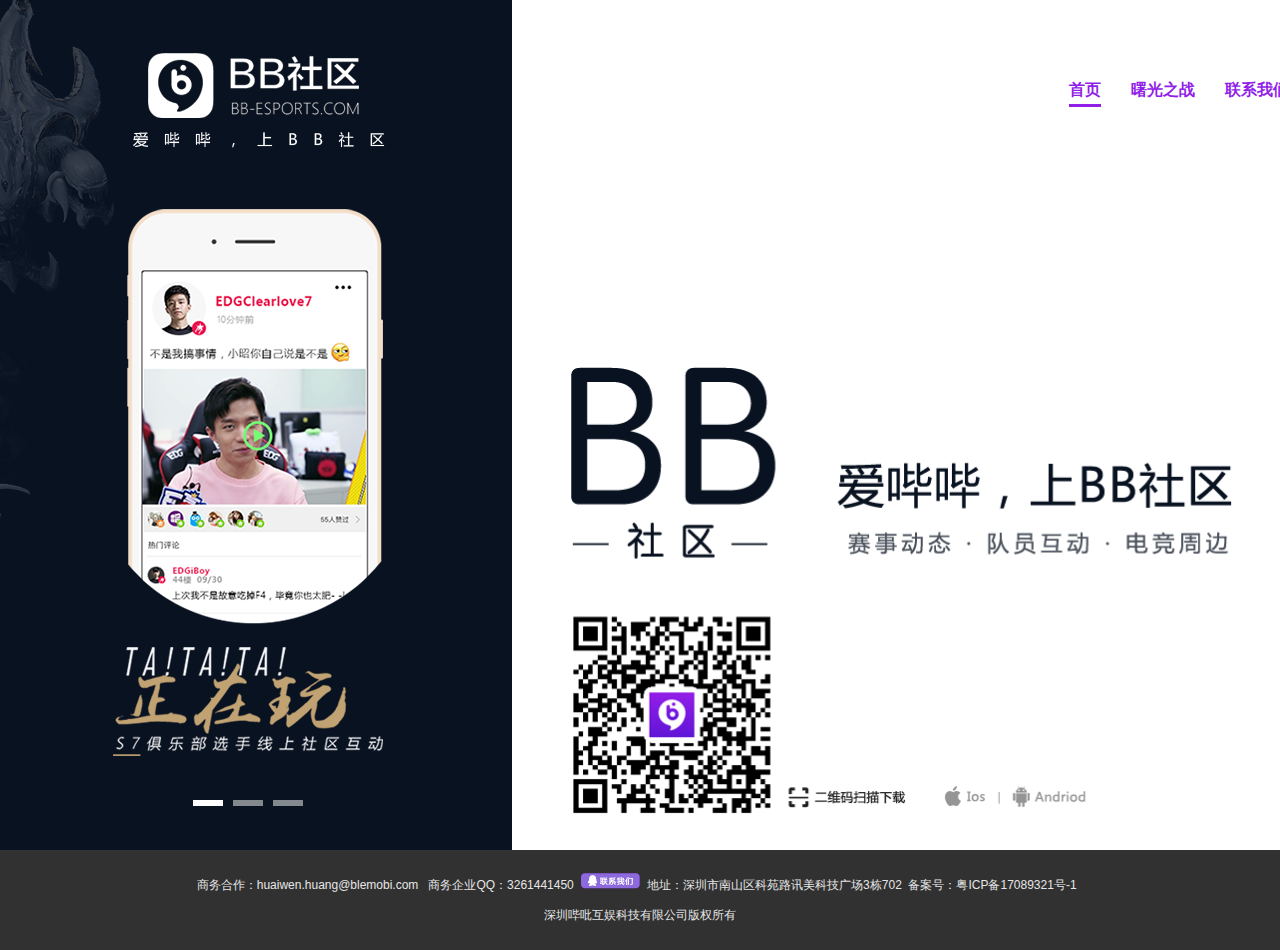
<file: project-demo/bb-website/index.html>
<!DOCTYPE html>
<html lang="en">
<head>
    <!--git测试-->
    <!--我是master分支-->
    <!--我是dev分支-->
    <meta charset="UTF-8" />
    <meta name="viewport" content="width=device-width, initial-scale=1.0, maximum-scale=1.0,minimum-scale=1.0, user-scalable=no">
    <meta http-equiv="X-UA-Compatible" content="IE=edge,chrome=1" />
    <meta name="keywords" content="BB官网、BB官方网站、BB电竞、BB电竞社区APP、BB下载、
    BB安卓下载、BB iOS下载、电竞APP、网红、直播平台、英雄联盟、职业选手、EDG官网、IM官网、电竞俱乐部" />
    <meta name="description" content="BB，聚焦一线电竞圈红人和庞大游戏粉丝团，致力为企业和个人提供全套服务方案的泛电竞社区APP">
    <title>BB社区-赛事动态-队员互动-电竞周边</title>
    <script src="./js/Device.js"></script>
    <link rel="icon" href="dist/image/favicon.ico" sizes="16x16" type="image/icon">
    <link rel="stylesheet" type="text/css" href="css/common.css">
    <link rel="stylesheet" type="text/css" href="css/style.css">
<script>
var _hmt = _hmt || [];
(function() {
  var hm = document.createElement("script");
  hm.src = "https://hm.baidu.com/hm.js?8429e1e66aa79285c271be3241b5afe3";
  var s = document.getElementsByTagName("script")[0];
  s.parentNode.insertBefore(hm, s);
})();
</script>
    <script type="text/javascript">
    //   if(device.mobile()){
    //     window.location = 'http://m.bb-app.cn';  //判断手机跳转手机站
    // }
    </script>
    <style type="text/css">
      .nav{
        padding-top:70px;
        padding-left:542px;
      }
      .nav ul{
        overflow:hidden;
        width:290px;
      }
      .nav ul>li{
        float:left;
      }
      .nav li a{
        color:rgb(146, 31, 232);
        font-weight:bold;
    }
    .nav li.cur{
      border-bottom:3px solid rgb(146, 31, 232);
  }
    </style>
</head>
<body>
    <div class="content">
        <div class="content-left">
            <div class="position">
                <div class="header-left">

                </div>
                <div class="box">
                  <div class="img">
                    <ul>
                      <li><a href="#"><img src="./img/1.png" /></a></li>
                      <li><a href="#"><img src="./img/2.png" /></a></li>
                      <li><a href="#"><img src="./img/3.png" /></a></li>
                      <!-- <li><a href="#"><img src="./img/tab4.png" /></a></li> -->
                    </ul>
                  </div>
                  <div class="ico"></div>
                    <ul id="tab-parts" class="slideBox-parts">
                        <li>
                           <img src="img/tab1-parts1.png" alt="" class="parts tab1-parts1" />
                           <img src="img/tab1-parts2.png" alt="" class="parts tab1-parts2" />
                           <img src="img/tab1-parts3.png" alt="" class="parts tab1-parts3" />
                       </li>
                       <li >
                           <img src="img/tab2-parts1.png" alt="" class="parts tab2-parts1" />
                           <img src="img/tab2-parts2.png" alt="" class="parts tab2-parts2" />

                       </li>
                       <li >
                           <img src="img/tab3-parts1.png" alt="" class="parts tab3-parts1" />
                           <img src="img/tab3-parts2.png" alt="" class="parts tab3-parts2" />
                       </li>
                       <li>
                           <img src="img/tab4-parts1.png" alt="" class="parts tab4-parts1" />
                           <img src="img/tab4-parts2.png" alt="" class="parts tab4-parts2" />
                       </li>
                       <li>
                           <img src="img/tab1-parts1.png" alt="" class="parts tab1-parts1" />
                           <img src="img/tab1-parts2.png" alt="" class="parts tab1-parts2" />
                       </li>
                    </ul>
                </div>
            </div>
        </div>
        <div class="content-right">
            <div class="nav">
                <ul class="">
                    <li class="cur"><a href="index.html">首页</a></li>
                    <li ><a href="sgzz.html">曙光之战</a></li>
                    <li ><a href="contact.html">联系我们</a></li>
                </ul>
            </div>
            <div class="qr">

            </div>


        </div>
    </div>
    <div class="footer">
        <div class="copyright">
           <p><span>商务合作：huaiwen.huang@blemobi.com </span>&nbsp;&nbsp;<span>商务企业QQ：3261441450</span>&nbsp;&nbsp;<a href="javascript:void(0)" class="qqIcon" onClick="PlayJsAdPopWin()"></a>&nbsp;&nbsp;地址：深圳市南山区科苑路讯美科技广场3栋702&nbsp;&nbsp;<span>备案号：粤ICP备17089321号-1</span>&nbsp;&nbsp;</p>
           <p style="text-align:center;line-height: 30px;">深圳哔吡互娱科技有限公司版权所有</p>
        </div>
    </div>
</body>
<script src="./js/jquery-1.7.1.min.js"  type="text/javascript"></script>
<script src="./js/mySlide.js" type="text/javascript"></script>
<script type="text/javascript">
    //调用qq
    function PlayJsAdPopWin() {
        window.location.href = 'tencent://message/?uin=3261441450&Site=迷雾科技&Menu=yes'
    };
    $(function(){
         $('.img').mySlider({
            imgBox: $('.img'),
            imgIco: $('.ico'),
            active: 'on',
            autoPlay: true,
            interval: 3000,
            speed: 500,
            direction: true
        });
    })

    var winH = $(window).height();
    var winW = $(window).width();
</script>
</html>
</file>
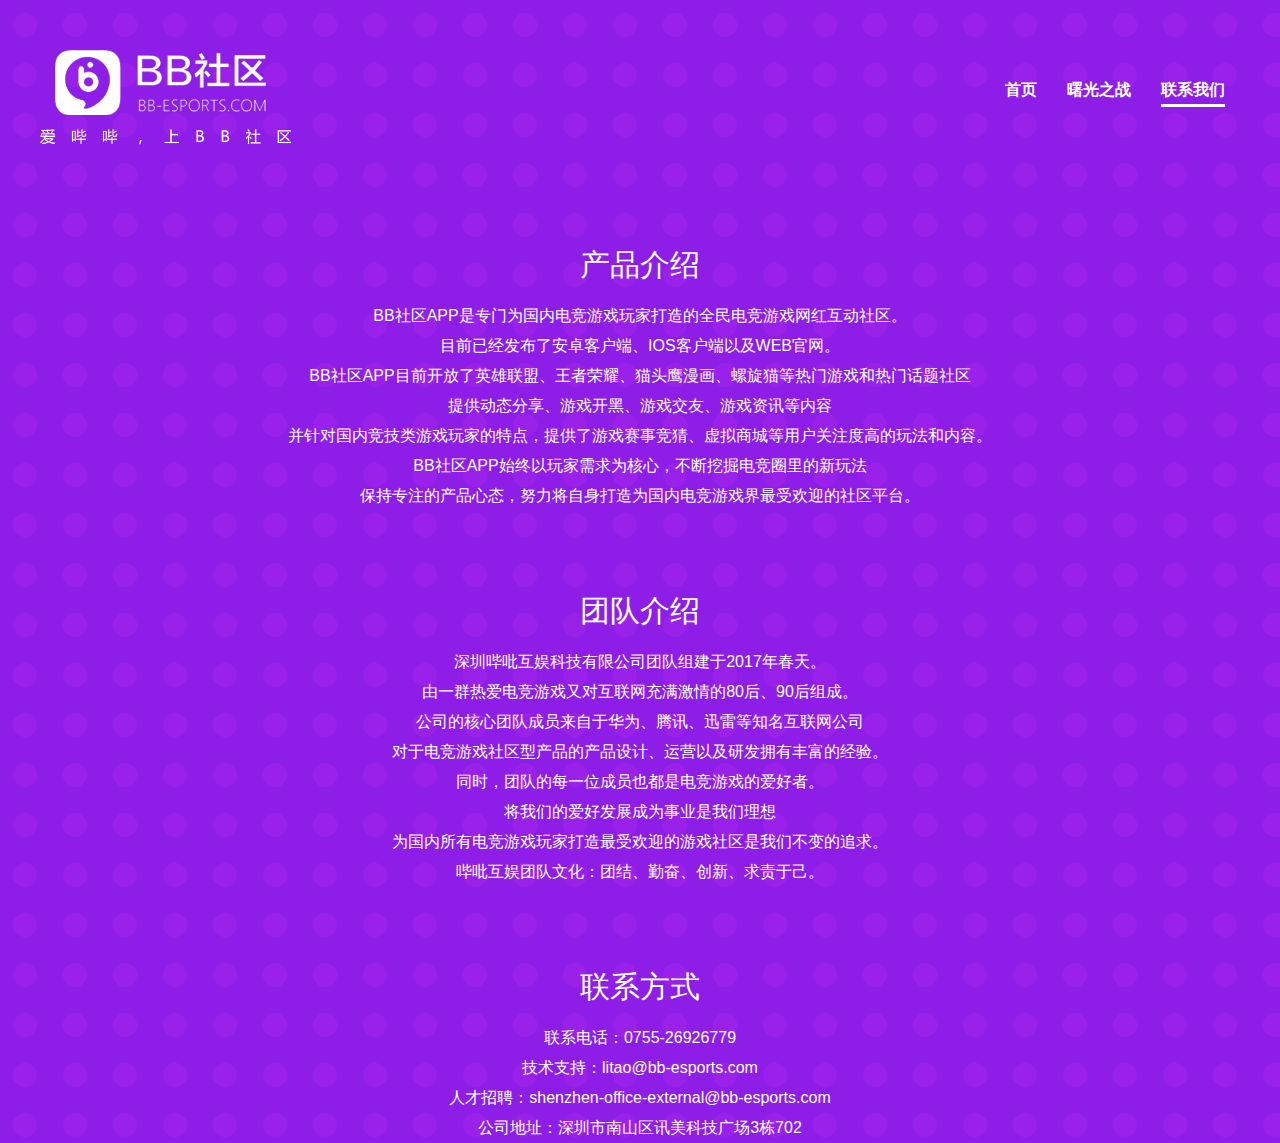
<file: project-demo/bb-website/contact.html>
<!DOCTYPE html>
<html lang="en">
<head>
    <meta charset="UTF-8" />
    <meta name="viewport" content="width=device-width, initial-scale=1.0, maximum-scale=1.0,minimum-scale=1.0, user-scalable=no">
    <meta http-equiv="X-UA-Compatible" content="IE=edge,chrome=1" />
    <meta name="keywords" content="BB官网、BB官方网站、BB电竞、BB电竞社交APP、BB下载、
    BB安卓下载、BB iOS下载、电竞APP、网红、直播平台、英雄联盟、职业选手、EDG官网、IM官网、电竞俱乐部" />
    <meta name="description" content="BB，聚焦一线电竞圈红人和庞大游戏粉丝团，致力为企业和个人提供全套服务方案的泛电竞社交APP">
    <title>BB社区 -红人即时互动兴趣社区</title>
    <script src="./js/Device.js"></script>
    <link rel="icon" href="dist/image/favicon.ico" sizes="16x16" type="image/icon">
    <link rel="stylesheet" type="text/css" href="css/common.css">
    <style type="text/css">
    html,body{
        background:url('img/bg11.png');
    }
    .header-in{
        width:1200px;
        margin:0 auto;
        padding-top:50px;
        overflow: hidden;
    }
    .logo{

    }
    .nav{
        overflow: hidden;
        margin-top:20px;
    }
    .nav li a{
        color:#fff;
    }
    .nav li{
        float:left;
        margin: 10px 15px;
        padding:0 0 3px;
    }
    .nav li.cur{
        border-bottom:3px solid #fff;
    }
    .content-in{
        width:1200px;
        margin:0 auto;
        color:#fff;
        padding-top:100px;
    }
    .product-intr{
        margin-bottom:80px;
    }
    .product-intr h2,.team h2{
        text-align:center;
        font-size:30px;
        font-weight:normal;
        margin-bottom:15px;
    }
    .product-intr p,.team p{
        text-align:center;
        line-height:30px;
    }
    </style>
<script>
var _hmt = _hmt || [];
(function() {
  var hm = document.createElement("script");
  hm.src = "https://hm.baidu.com/hm.js?8429e1e66aa79285c271be3241b5afe3";
  var s = document.getElementsByTagName("script")[0];
  s.parentNode.insertBefore(hm, s);
})();
</script>
    </head>
<body>
    <div class="header">
        <div class="header-in">
            <div class="header-left  fl">
                <h1 href="" class="logo">
                    <img src="./img/logo.png" alt="BB官网、BB官方网站、BB电竞、BB电竞社交APP、BB下载、
    BB安卓下载、BB iOS下载、电竞APP、网红、直播平台、英雄联盟、职业选手、EDG官网、IM官网、电竞俱乐部" />
                </h1>
            </div>
            <div class="header-right fr">
                <ul class="nav">
                    <li ><a href="index.html">首页</a></li>
                    <li><a href="sgzz.html">曙光之战</a></li>
                    <li class="cur"><a href="contact.html">联系我们</a></li>
                </ul>
            </div>
        </div>
        <div class="content">
            <div class="content-in">
                <div class="product-intr">
                    <h2>产品介绍</h2>
                    <p>BB社区APP是专门为国内电竞游戏玩家打造的全民电竞游戏网红互动社区。</p>
                    <p>目前已经发布了安卓客户端、IOS客户端以及WEB官网。</p>
                    <p>BB社区APP目前开放了英雄联盟、王者荣耀、猫头鹰漫画、螺旋猫等热门游戏和热门话题社区</p>
                    <p>提供动态分享、游戏开黑、游戏交友、游戏资讯等内容</p>
                    <p>并针对国内竞技类游戏玩家的特点，提供了游戏赛事竞猜、虚拟商城等用户关注度高的玩法和内容。</p>
                    <p>BB社区APP始终以玩家需求为核心，不断挖掘电竞圈里的新玩法</p>
                    <p>保持专注的产品心态，努力将自身打造为国内电竞游戏界最受欢迎的社区平台。</p>
                </div>
                <div class="product-intr">
                    <h2>团队介绍</h2>
                    <p>深圳哔吡互娱科技有限公司团队组建于2017年春天。</p>
                    <p>由一群热爱电竞游戏又对互联网充满激情的80后、90后组成。</p>
                    <p>公司的核心团队成员来自于华为、腾讯、迅雷等知名互联网公司</p>
                    <p>对于电竞游戏社区型产品的产品设计、运营以及研发拥有丰富的经验。</p>
                    <p>同时，团队的每一位成员也都是电竞游戏的爱好者。</p>
                    <p>将我们的爱好发展成为事业是我们理想</p>
                    <p>为国内所有电竞游戏玩家打造最受欢迎的游戏社区是我们不变的追求。</p>
                    <p>哔吡互娱团队文化：团结、勤奋、创新、求责于己。</p>
                </div>
				<div class="team">
					<h2>联系方式</h2>
					<p>联系电话：0755-26926779</p>
					<p>技术支持：litao@bb-esports.com</p>
					<p>人才招聘：shenzhen-office-external@bb-esports.com</p>
					<p>公司地址：深圳市南山区讯美科技广场3栋702</p>
				</div>
            </div>
        </div>
    </div>
</body>
</html>
</file>
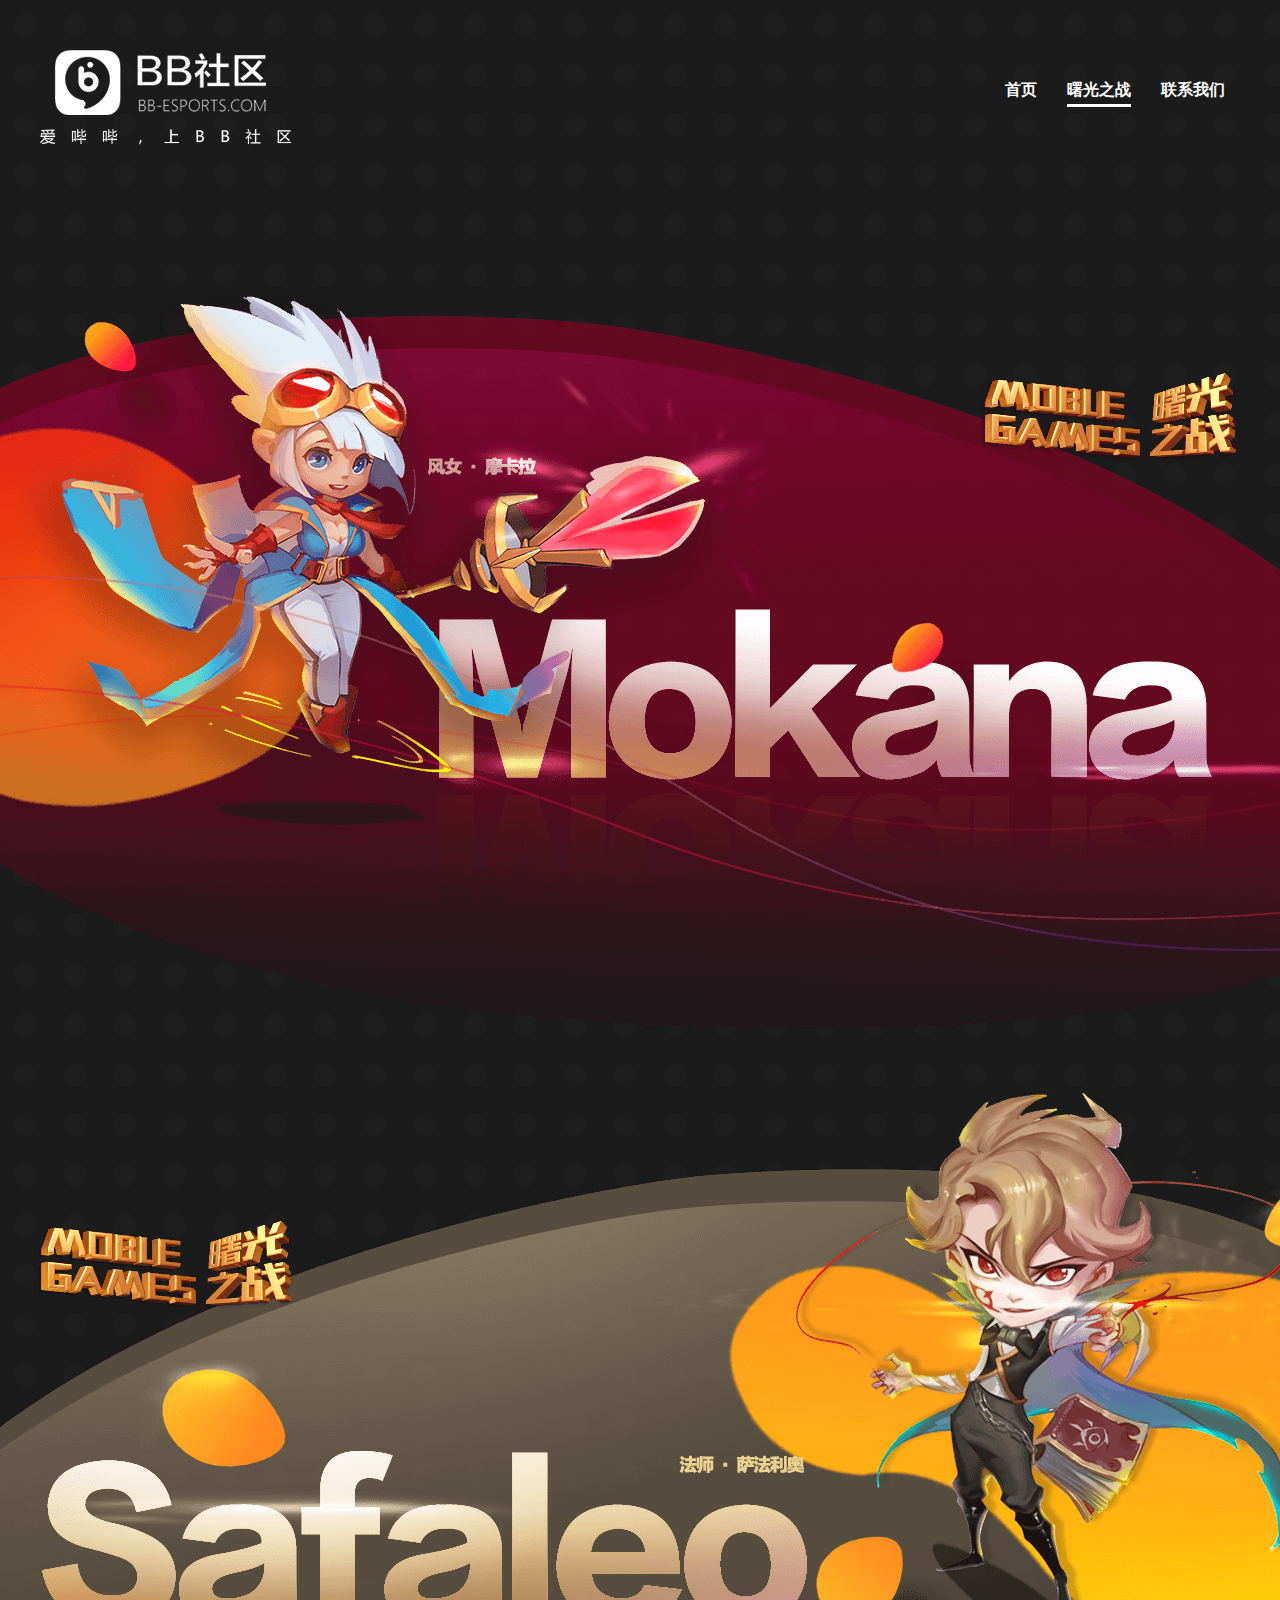
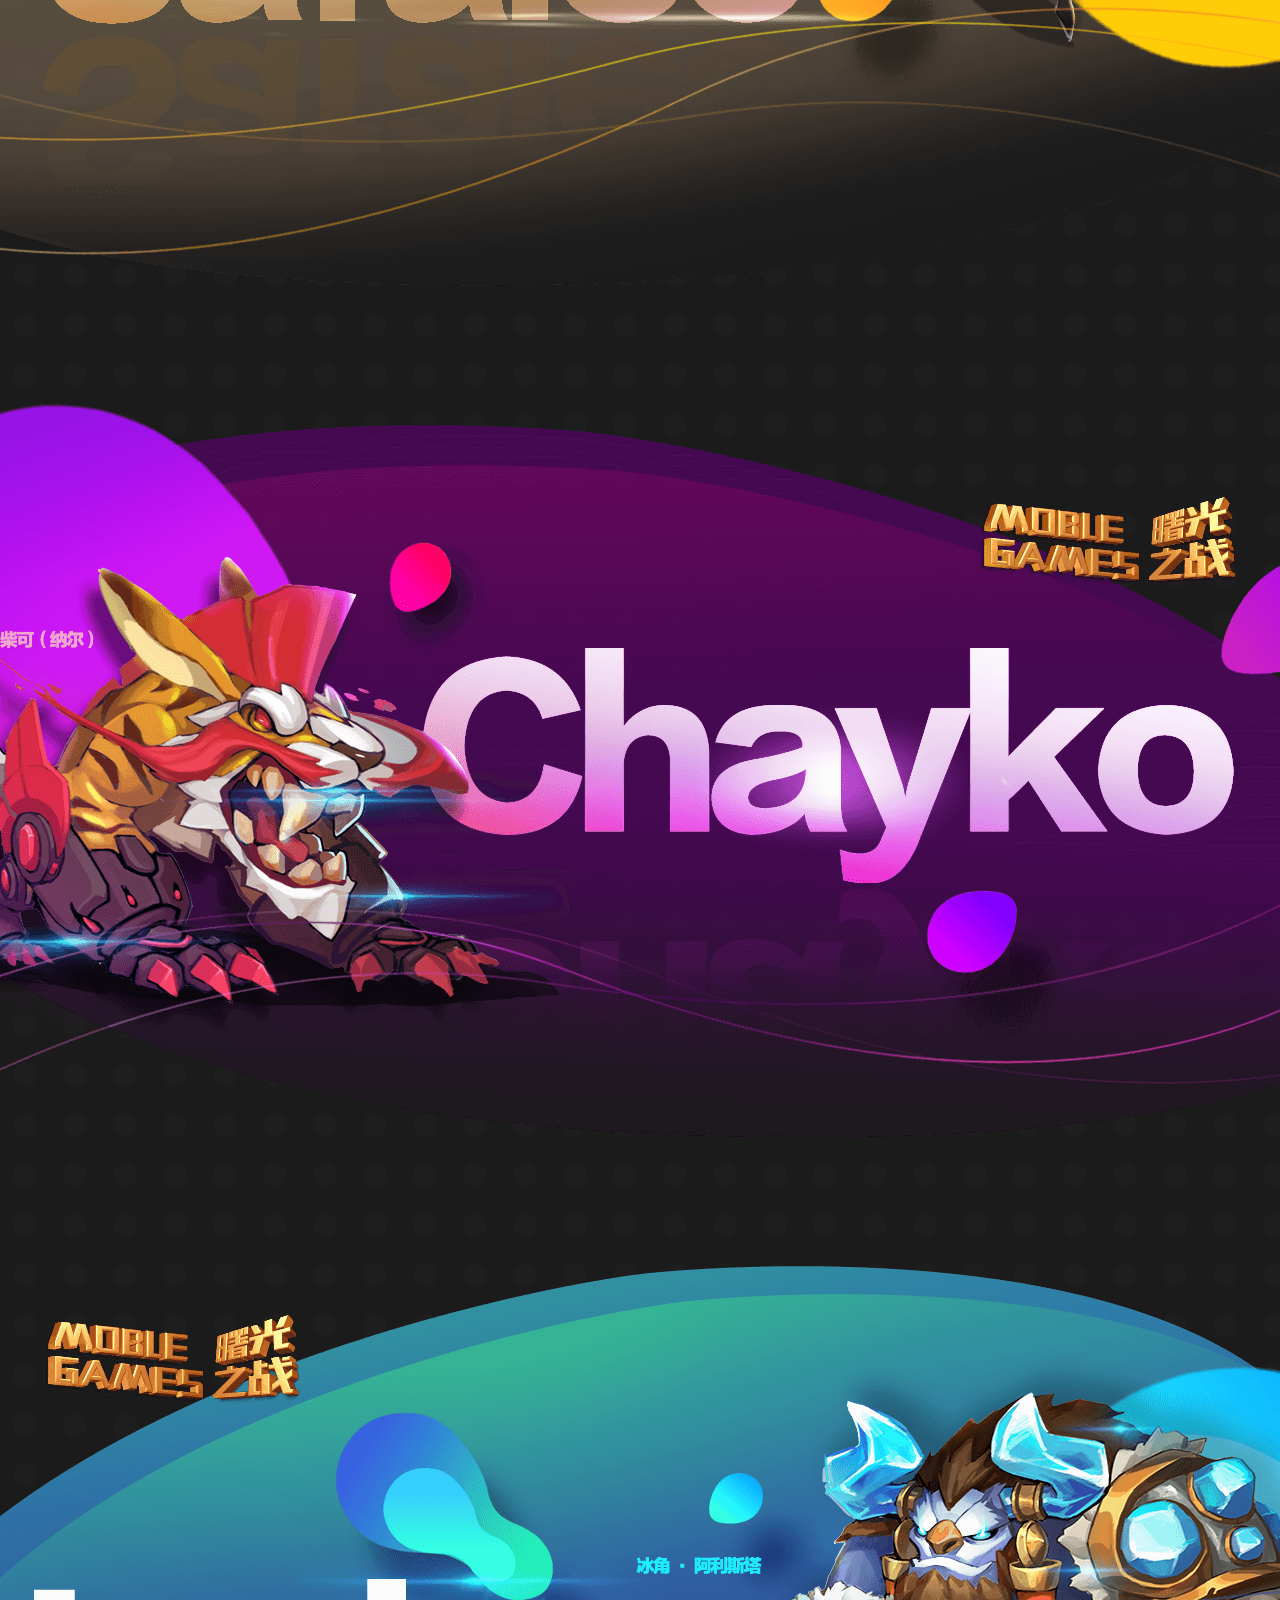
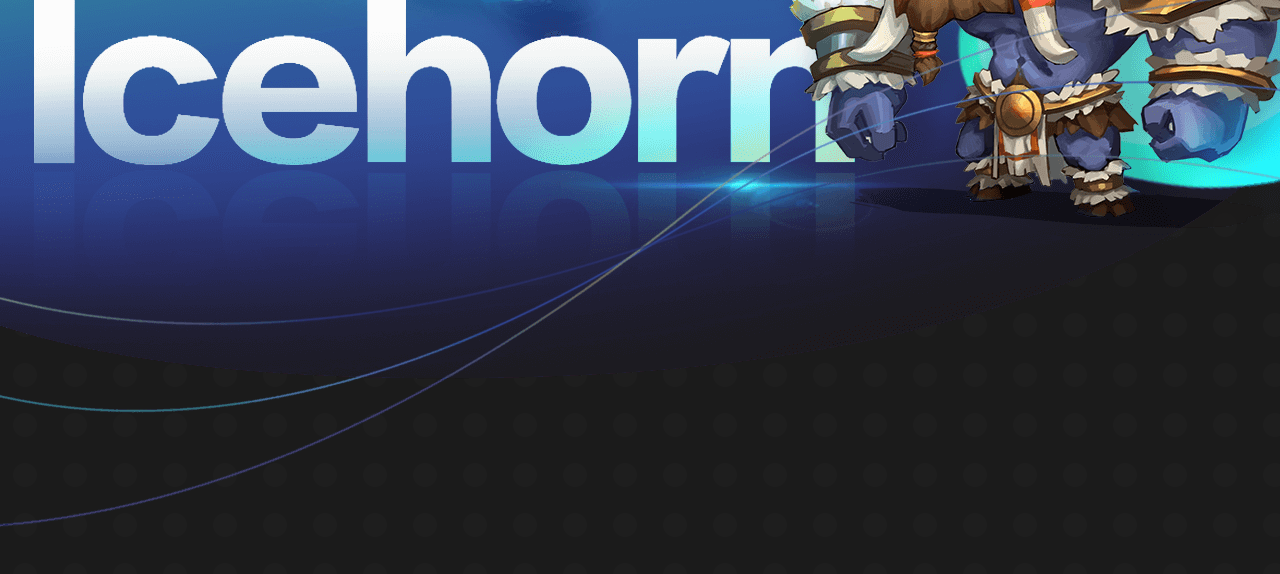
<file: project-demo/bb-website/sgzz.html>
<!DOCTYPE html>
<html lang="en">
<!--修改了-->
<!--修改了第二次-->
<head>
    <meta charset="UTF-8" />
    <meta name="viewport" content="width=device-width, initial-scale=1.0, maximum-scale=1.0,minimum-scale=1.0, user-scalable=no">
    <meta http-equiv="X-UA-Compatible" content="IE=edge,chrome=1" />
    <meta name="keywords" content="BB官网、BB官方网站、BB电竞、BB电竞社交APP、BB下载、
    BB安卓下载、BB iOS下载、电竞APP、网红、直播平台、英雄联盟、职业选手、EDG官网、IM官网、电竞俱乐部" />
    <meta name="description" content="BB，聚焦一线电竞圈红人和庞大游戏粉丝团，致力为企业和个人提供全套服务方案的泛电竞社交APP">
    <title>BB社交 -红人即时互动兴趣社区</title>
    <script src="./js/Device.js"></script>
    <link rel="icon" href="dist/image/favicon.ico" sizes="16x16" type="image/icon">
    <link rel="stylesheet" type="text/css" href="css/common.css">
    <style type="text/css">
    html,body{
        background:url('img/bg22.png');
    }
    .header-in{
        width:1200px;
        margin:0 auto;
        padding-top:50px;
        overflow: hidden;
    }
    .logo{

    }
    .nav{
        overflow: hidden;
        margin-top:20px;
    }

    .content{
        padding-top:150px;
    }
    .game-img1{
        width:100%;
        height:771px;
        background:url('./img/gameImg1.png') no-repeat center center;
    }
    .game-img2{
        width:100%;
        height:865px;
        background:url('./img/gameImg2.png') no-repeat center center;
    }
    .game-img3{
        width:100%;
        height:900px;
        background:url('./img/gameImg3.png') no-repeat center center;
    }
    .game-img4{
        width:100%;
        height:943px;
        background:url('./img/gameImg4.png') no-repeat center center;
    }
    </style>
<script>
var _hmt = _hmt || [];
(function() {
  var hm = document.createElement("script");
  hm.src = "https://hm.baidu.com/hm.js?8429e1e66aa79285c271be3241b5afe3";
  var s = document.getElementsByTagName("script")[0];
  s.parentNode.insertBefore(hm, s);
})();
</script>
    </head>
<body>
    <div class="header">
        <div class="header-in">
            <div class="header-left  fl">
                <h1 href="" class="logo">
                    <img src="./img/logo.png" alt="BB官网、BB官方网站、BB电竞、BB电竞社交APP、BB下载、
    BB安卓下载、BB iOS下载、电竞APP、网红、直播平台、英雄联盟、职业选手、EDG官网、IM官网、电竞俱乐部" />
                </h1>
            </div>
            <div class="header-right fr">
                <ul class="nav">
                    <li ><a href="index.html">首页</a></li>
                    <li class="cur"><a href="sgzz.html">曙光之战</a></li>
                    <li ><a href="contact.html">联系我们</a></li>
                </ul>
            </div>
        </div>
        <div class="content">
            <div class="game-img1">

            </div>
            <div class="game-img2">

            </div>
            <div class="game-img3">

            </div>
            <div class="game-img4">

            </div>
        </div>
    </div>
</body>
</html>
</file>
<file: project-demo/bb-website/css/common.css>
/*
* @Author: Marte
* @Date:   2017-08-04 10:21:49
* @Last Modified by:   Marte
* @Last Modified time: 2017-08-04 14:14:18
*/
* {
    margin: 0px;
    padding: 0px;
}

html, body {
    width: 100%;
    margin: 0;
    padding: 0;
    font-family: "Microsoft YaHei", "Arial", "sans-serif";
    background: #313131;
}

div, dl, dt, dd, ul, ol, li, h1, h2, h3, h4, h5, h6, pre, form, fieldset, input, textarea, blockquote, p {
    padding: 0;
    margin: 0;
}

ol, ul {
    list-style: none;
}

a,
        a:hover,
        a:active,
        a:visited {
    text-decoration: none;
    -webkit-tab-highlight-color: rgba(0, 0, 0, 0);
}

li {
    list-style-type: none;
}

img {
    vertical-align: top;
    border: 0;
}

html,body {
    min-width: 1200px;
    min-height: 100%;
}

.content {
    width: 100%;
}
.fl{
    float:left;
}
.fr{
    float:right;
}
.nav li a{
    color:#fff;
    font-weight:bold;
}
.nav li{
    float:left;
    margin: 10px 15px;
    padding:0 0 3px;
}
.nav li.cur{
    border-bottom:3px solid #fff;
}
</file>
<file: project-demo/bb-website/css/style.css>
.content:after {
    content: ".";
    display: block;
    height: 0;
    clear: both;
    visibility: hidden;
}

.content>div {
    float: left;
}

.content-left {
    width: 40%;
    height: 850px;
    background: #091221;
}

.content-right {
    width: 60%;
    height: 850px;
    background:url('../img/bg2.png') no-repeat 779px 230px #fff;
}

.header-left {
    margin-top: 50px;
    width: 100%;
    height: 100px;
    background: url('../img/logo.png') no-repeat 382px center;
    overflow: hidden;
}

.footer {
    width: 100%;
    height: 100px;
    background: #313131;
    color: #e6e6e6;
    padding-top: 20px;
    box-sizing: border-box;
}

.footer .copyright {
    color: #e6e6e6;
    margin: 0 auto;
    font-size: 12px;
    width: 1200px;
    text-align: center;
}

.tab-img {
    width: 270px;
    height: 600px;
                /* display:none; */
}

.tab-big {
    margin-top: 60px;
    width: 270px;
    height: 650px;
    margin-left: 230px;
    position: relative;
}

.tab {
    width: 270px;
    height: 600px;
    overflow: hidden;
    position: relative;
}

.tab>ul {
    width: 1495px;
    height: 600px;
    position: absolute;
    top: 0;
    left: 0;
}

.tab>ul>li {
    float: left;
}

.tab1 {
    background: url('../img/tab1.png') no-repeat;
    background-size: 100%;
}

.tab2 {
    background: url('../img/tab2.png') no-repeat;
    background-size: 100%;
}

.tab3 {
    background: url('../img/tab3.png') no-repeat;
    background-size: 100%;
}

.tab4 {
    background: url('../img/tab4.png') no-repeat;
    background-size: 100%;
}

.position {
    width: 761px;
    // height: 100%;
    float: right;
    overflow: hidden;
    background:url('../img/bg1.png') no-repeat top left;
}

.qr {
    width: 697px;
    height: 452px;
    background: url('../img/qr.png') no-repeat;
    background-size: 100%;
    margin: 250px 0 0 50px;
}

.copyright p {
    padding: 3px 0;
}

.qqIcon {
    display: inline-block;
    width: 60px;
    height: 16px;
    background: url('../img/icon.png') no-repeat;
    background-size: 100%;
}

.slideBox-parts {
    position: absolute;
    width: 300px;
    height: 590px;
    top: 0;
    left: 0;
    z-index: 9999;
}

.slideBox-parts li {
    position: relative;
    width: 400px;
    height: 590px;
    float: left;
    display: none;
}

.parts {
    width: 0;
    height: 0;
    position: absolute;
}

.tab1-parts1 {
    top: 50%;
    left: 50%;
}

.tab1-parts2 {
    top: 50%;
    left: 50%;
}
.tab1-parts3{
    top: 50%;
    left: 50%;
}
.tab2-parts1 {
    bottom: 50%;
    left: 50%;
}

.tab2-parts2 {
    bottom: 50%;
    left: 50%;
}

.tab2-parts3 {
    bottom: 50%;
    left: 50%;
}

.tab3-parts1 {
    bottom: 50%;
    left: 50%;
}

.tab3-parts2 {
    bottom: 50%;
    left: 50%;
}

.tab4-parts1 {
    bottom: 50%;
    left: 50%;
}

.tab4-parts2 {
    bottom: 50%;
    left: 50%;
}

.box {
    width: 270px;
    height: 630px;
    margin: 40px 0 0 362px;
    position: relative;
}

.img {
    width: 270px;
    height: 590px;
    position: relative;
    overflow: hidden;
}

.img ul {
    width: 10000%;
    height: 590px;
    position: absolute;
    left: 0;
    top: 0;
    overflow: hidden;
}

.img ul li {
    width: 270px;
    height: 590px;
    float: left;
    text-align: center;
    overflow: hidden;
}

.ico {
    width: 100%;
    height: 10px;
    position: absolute;
    bottom: 10px;
    left: 0;
    z-index: 10px;
    text-align: center;
    font-size: 0;
    overflow: hidden;
}

.ico a {
    display: inline-block;
    width: 30px;
    height: 6px;
    background: #fff;
    margin: 0 5px;
    overflow: hidden;
    filter: alpha(opacity=50);
  /*支持 IE 浏览器*/
    -moz-opacity: 0.50;
 /*支持 FireFox 浏览器*/
    opacity: 0.50;
  /*支持 Chrome, Opera, Safari 等浏览器*/
}

.ico a.on {
    filter: alpha(opacity=100);
  /*支持 IE 浏览器*/
    -moz-opacity: 1;
 /*支持 FireFox 浏览器*/
    opacity: 1;
  /*支持 Chrome, Opera, Safari 等浏览器*/
}
</file>
